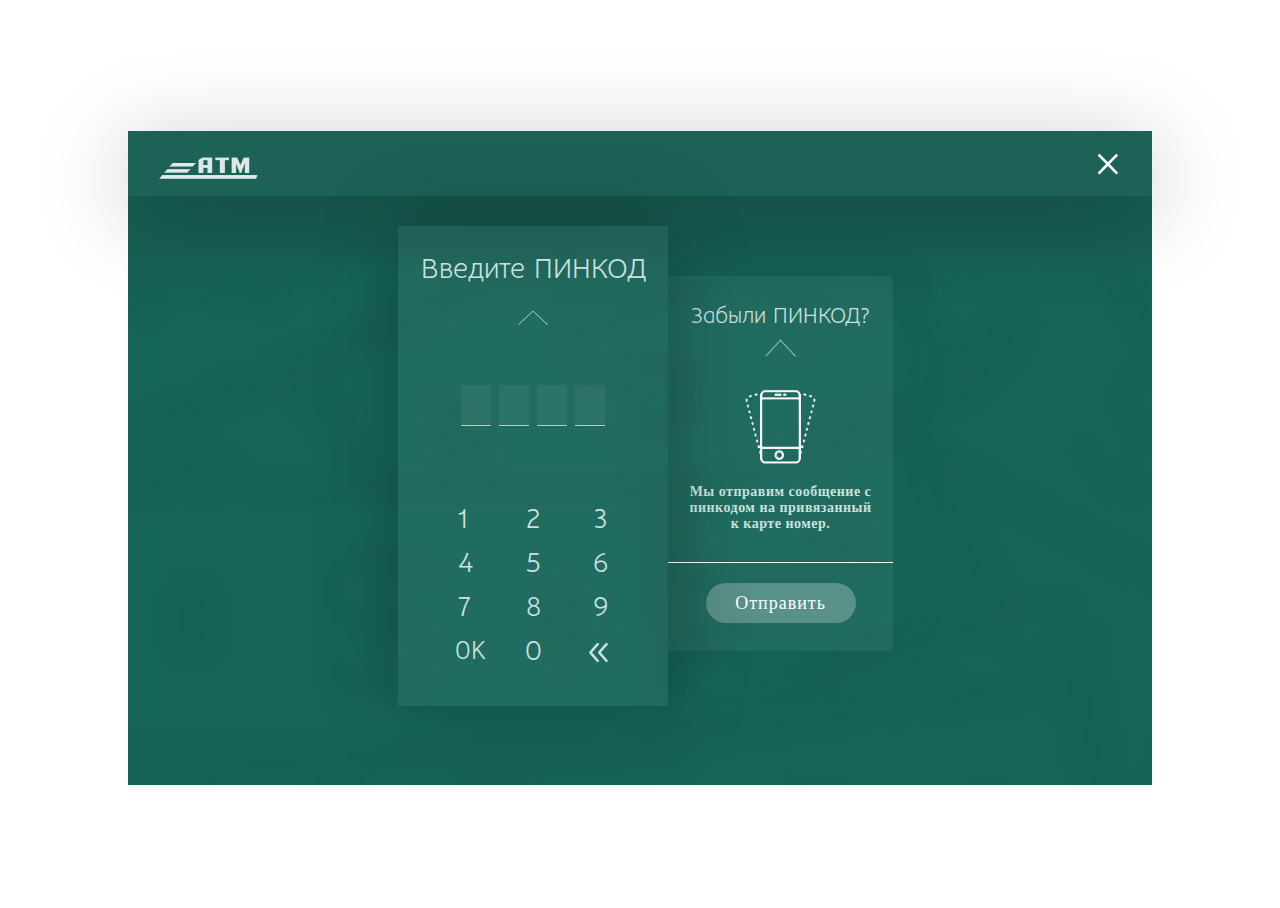
<file: index.html>
<!DOCTYPE html>
<html lang="ru" dir="ltr">
  <head>
    <meta charset="utf-8">
    <title>ATM</title>
    <link href='styles/variables.css' rel='stylesheet' type='text/css'>
    <link href='style.css' rel='stylesheet' type='text/css'>
  </head>
  <body>
    <div class="screen">
      <div class="screen__header">
        <img src="images/ATM.png">
        <div onclick="exit();">&#215;</div>
      </div>
      <div class="screen__body" id="ATM__body">
        <div class="last-operations__header">
          <div class="currency-block">
            <img src="images/aflag.png" class="currency-block__icon">
            <span class="currence-block__amount"><span id="money">1110.5</span> <span>$</span></span>
          </div>
          <div class="last-operations__title">
            <span>Последние операции</span>
            <div class="last-operations__beauty">
              <span></span>
              <img src="images/top-arrow.png">
              <span></span>
            </div>
          </div>
          <div class="current-card">
            <img src="images/chip.png" class="current-card__chip">
            <img src="images/card-logo.png" class="current-card__bank">
            <span class="card__number" id="card__number">1111 1111 1111 1111</span>
            <span class="owner-name" id="owner-name">name</span>
          </div>
        </div>
        <div class="last-operations__main">
          <div class="last-operations__card">
            <img src="images/cash.svg" class="last-operations__card__img">
            <span class="last-operations__sum" id="sumWindow1">-100<span class="currency__name" id="currencyPinWindow1">$</span></span>
            <span class="last-operations__time" id="timeWindow1">19:03</span>
            <span class="last-operations__name" id="sourseWindow1">Withdrawals from ATM</span>
          </div>
          <div class="last-operations__card">
            <img src="images/cash.svg" class="last-operations__card__img">
            <span class="last-operations__sum"id="sumWindow2">+200<span class="currency__name" id="currencyPinWindow2">$</span></span>
            <span class="last-operations__time" id="timeWindow2">19:00</span>
            <span class="last-operations__name" id="sourseWindow2">Deposit from ATM</span>
          </div>
          <div class="last-operations__card">
            <img src="images/cash.svg" class="last-operations__card__img">
            <span class="last-operations__sum" id="sumWindow3">-1000<span class="currency__name"  id="currencyPinWindow3">$</span></span>
            <span class="last-operations__time" id="timeWindow3">18:43</span>
            <span class="last-operations__name"  id="sourseWindow3">Withdrawals from ATM</span>
          </div>
          <div class="last-operations__card">
            <img src="images/cash.svg" class="last-operations__card__img">
            <span class="last-operations__sum" id="sumWindow4" >-10<spam class="currency__name"  id="currencyPinWindow4">$</span></span>
            <span class="last-operations__time" id="timeWindow4">18:03</span>
            <span class="last-operations__name" id="sourseWindow4">Withdrawals from ATM</span>
          </div>
        </div>
        <a href="#" class="conclusion button" onclick="toPinpad()">Вывод</a>
        <a href="#" class="replenishment button" onclick="toPinpad()">Пополнение</a>
        <a href="#" class="contribution button" onclick="toPinpad()">Вклады</a>
        <a href="#" class="transfer button" onclick="toPinpad()">Перевод</a>
      </div>
      <div class="screen__body" id="pinpad__body">
        <div class="screen__pin-panel" id="screen-panel">
          <div class="wrong" id="wrong">
            Неправильный пароль
          </div>
          <div class="locked" id="locked">
            Карта заблокирована
          </div>
          <div class="screen__pin-panel__title">Введите ПИНКОД</div>
          <img src="images/top-arrow.png" class="arrow">
          <div class="screen__input">
            <input type="text" maxlength="1" onkeypress='validate(event)' class="screen__cell" id="screen__cell--1">
            <input type="text" maxlength="1" onkeypress='validate(event)' class="screen__cell" id="screen__cell--2">
            <input type="text" maxlength="1" onkeypress='validate(event)' class="screen__cell" id="screen__cell--3">
            <input type="text" maxlength="1" onkeypress='validate(event)' class="screen__cell" id="screen__cell--4">
            <!-- <input type="text" onkeypress='validate(event)' maxlength="4" class="screen__cell__input" id="screen__cell__input"> -->
          </div>
          <div class="screen__buttons">
            <div class="screen__button screen__button__column--1" id="screen__button--1">1</div>
            <div class="screen__button screen__button__column--2" id="screen__button--2">2</div>
            <div class="screen__button screen__button__column--3" id="screen__button--3">3</div>
            <div class="screen__button screen__button__column--1" id="screen__button--4">4</div>
            <div class="screen__button screen__button__column--2" id="screen__button--5">5</div>
            <div class="screen__button screen__button__column--3" id="screen__button--6">6</div>
            <div class="screen__button screen__button__column--1" id="screen__button--7">7</div>
            <div class="screen__button screen__button__column--2" id="screen__button--8">8</div>
            <div class="screen__button screen__button__column--3" id="screen__button--9">9</div>
            <div src="images/login.svg" class="screen__ok" id="ok">0K</div>
            <div class="screen__button screen__button__column--2" id="screen__button--0">0</div>
            <img src="images/double-arrow-left.svg" class="screen__button screen__button__column--3" id="screen__button__arrow">
          </div>
        </div>
        <div class="screen__forgot">
          <div class="screen__forgot__title">Забыли ПИНКОД?</div>
          <img src="images/phone.png" class="screen__forgot__phone">
          <div class="screen__forgot__text">Мы отправим сообщение с пинкодом на привязанный к карте номер.</div>
          <div class="line--white"></div>
          <form class="" action="index.html" method="post">
            <button type="button" name="button" class="screen__forgot__button">Отправить</button>
          </form>
        </div>
      </div>
    </div>
    <script src="main.js" charset="utf-8"></script>
  </body>
</html>
</file>
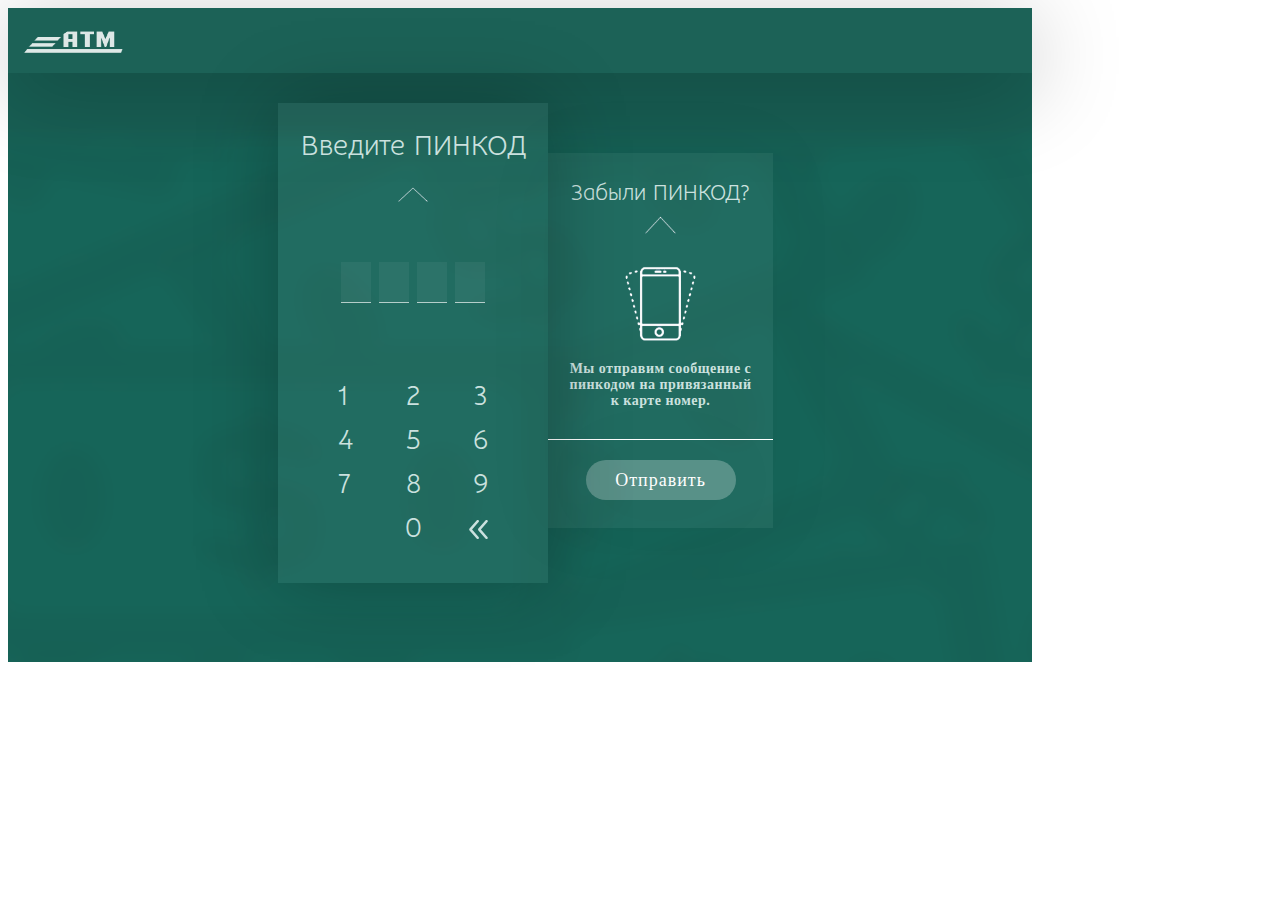
<file: pin_pad/index.html>
<!DOCTYPE html>
<html lang="ru" dir ="ltr">
  <head>
    <meta charset="utf-8">
    <title>Pin-pad</title>
    <link href='../styles/variables.css' rel='stylesheet' type='text/css'>
    <link href='style.css' rel='stylesheet' type='text/css'>
  </head>
  <body>
    <div class="screen">
      <div class="screen__header">
        <img src="../images/ATM.png">
      </div>
      <div class="screen__body">
        <div class="screen__pin-panel">
          <div class="screen__pin-panel__title">Введите ПИНКОД</div>
          <img src="../images/top-arrow.png" class="arrow">
          <div class="screen__input">
            <input type="text" maxlength="1" onkeypress='validate(event)' class="screen__cell" id="screen__cell--1">
            <input type="text" maxlength="1" onkeypress='validate(event)' class="screen__cell" id="screen__cell--2">
            <input type="text" maxlength="1" onkeypress='validate(event)' class="screen__cell" id="screen__cell--3">
            <input type="text" maxlength="1" onkeypress='validate(event)' class="screen__cell" id="screen__cell--4">
            <!-- <input type="text" onkeypress='validate(event)' maxlength="4" class="screen__cell__input" id="screen__cell__input"> -->
          </div>
          <div class="screen__buttons">
            <div class="screen__button screen__button__column--1" id="screen__button--1">1</div>
            <div class="screen__button screen__button__column--2" id="screen__button--2">2</div>
            <div class="screen__button screen__button__column--3" id="screen__button--3">3</div>
            <div class="screen__button screen__button__column--1" id="screen__button--4">4</div>
            <div class="screen__button screen__button__column--2" id="screen__button--5">5</div>
            <div class="screen__button screen__button__column--3" id="screen__button--6">6</div>
            <div class="screen__button screen__button__column--1" id="screen__button--7">7</div>
            <div class="screen__button screen__button__column--2" id="screen__button--8">8</div>
            <div class="screen__button screen__button__column--3" id="screen__button--9">9</div>
            <div class="screen__button screen__button__column--2" id="screen__button--0">0</div>
            <img src="images/double-arrow-left.svg" class="screen__button screen__button__column--3" id="screen__button__arrow">
          </div>
        </div>
        <div class="screen__forgot">
          <div class="screen__forgot__title">Забыли ПИНКОД?</div>
          <img src="images/phone.png" class="screen__forgot__phone">
          <div class="screen__forgot__text">Мы отправим сообщение с пинкодом на привязанный к карте номер.</div>
          <div class="line--white"></div>
          <form class="" action="index.html" method="post">
            <button type="button" name="button" class="screen__forgot__button">Отправить</button>
          </form>
        </div>
      </div>
    </div>
    <script src="main.js" charset="utf-8"></script>
  </body>
</html>
</file>
<file: styles/variables.css>
:root {
  --text: #cbe1df;
}
</file>
<file: style.css>
html {
	height: 100%;
	overflow-y: hidden;
}

body {
	display: flex;
	justify-content: center;
	align-items: center;
	height: 100%;
}

.screen {
  display: flex;
  flex-direction: column;

  background-image: url("images/background.png");
  background-repeat: no-repeat;

  width: 1024px;
  height: 654px;
}

.screen__header {
  display: flex;
  justify-content: space-between;
  align-items: center;

  width: 100%;
  height: 65px;

  background-color: rgba(255, 255, 255, 0.02);

  box-shadow: 0px 15px 90px 0px rgba(0,0,0,0.25);
}

.screen__header > img {
  width: 100px;
  height: 30px;

  margin-left: 30px;

  align-self: center;
}

.screen__header > div {
  color: white;
  font-size: 50px;
  margin-right: 30px;
}

.screen__body {
  display: grid;
  grid-template-columns: repeat(3, 1fr);
}

.last-operations__header {
  display: flex;
  justify-content: space-between;
  z-index: 1;

  grid-row: 1;
  grid-column: 1 / 4;
  justify-self: center;

  margin-top: 30px;
  padding: 13px;

  background-color: rgba(255, 255, 255, 0.05);
  box-shadow: 0px 0px 75px 0px rgba(0,0,0,0.25);
  border-radius: 5px;
}

.currency-block {
  display: flex;
  position: relative;
  justify-content: center;
  align-items: center;

  background-blend-mode: multiply;
  background-image: url("images/aflag.png");
  background-position: left;
  background-repeat: no-repeat;
  background-size: cover;

  background-color: rgba(0, 0, 0, 0.4);
  border-radius: 5px;

  width: 180px;
  height: 110px;

  margin-right: 100px;
}

.currency-block__icon {
  position: absolute;
  top: 5px;
  left: 5px;

  width: 30px;
  height: 30px;
  border-radius: 50%;
}

.currence-block__amount {
  display: flex;
  align-items: center;
  justify-content: center;
  width: 100%;
  height: 100%;
  vertical-align: center;

  font-family: "Calibri";
  font-size: 40px;
  color: white;
}

.last-operations__title {
  display: flex;
  flex-direction: column;
  justify-content: flex-end;

  padding-left: 20px;
}

.last-operations__title>span {
  margin-bottom: 20px;

  color: white;
  font-family: "Calibri";
  font-size: 30px;
  letter-spacing: 0.8px;
  font-weight: lighter;
}

.last-operations__beauty {
  display: flex;
  flex-direction: row;
  align-items: center;
  justify-content: space-between;
}

.last-operations__beauty span {
  width: 90px;
  height: 2px;
  background-color: rgba(255, 255, 255, 0.3);
}

.last-operations__beauty img {
  transform: rotate(180deg);
  width: 30px;
  height: 17px;
}

.current-card {
  display: flex;
  flex-direction: column;
  justify-content: flex-start;
  align-items: flex-end;

  position: relative;
  
  background-color: white;

  border-radius: 5px;
  padding: 10px;

  width: 160px;
  height: 90px;

  margin-left: 100px;
}

.current-card__chip {
  position: absolute;
  top: 37px;
  left: 18px;

  width: 45px;
  height: 40px;
}

.current-card__bank {
  width: 90px;
  height: auto;
}

.button {
  display: flex;
  justify-content: center;
  align-items: center;
  width: 265px;

  margin-top: 40px;
  margin-bottom: 40px;

  background-color: rgba(255, 255, 255, 0.15);
  border-radius: 5px;
  box-shadow: 0px 0px 75px 0px rgba(0,0,0,0.15);

  color: white;
  font-family: "Calibri";
  font-size: 30px;
  letter-spacing: 0.8px;
  font-weight: lighter;
  text-decoration: none;
}

.card__number {
  display: block;
  margin-top: 40px;

  color: #45748d;
  font-weight: bold;
  font-family: "Calibri";
  font-size: 18px;
}

.conclusion {
  grid-row: 2;
  grid-column: 1 / 2;
  justify-self: end;

  margin-left: 20px;
}

.replenishment {
  grid-row: 3;
  grid-column: 1 / 2;
  justify-self: end;

  margin-left: 20px;
}

.contribution {
  grid-row: 2;
  grid-column: 3 / 4;
  justify-self: start;

  margin-right: 20px;
}

.transfer {
  grid-row: 3;
  grid-column: 3 / 4;
  justify-self: start;

  margin-right: 20px;
}

.last-operations__main {
  display: flex;
  flex-direction: column;
  justify-content: flex-start;
  align-items: center;
  z-index: 2;

  grid-row: 2 / 4;
  grid-column: 2 / 3;

  background-color: rgba(255, 255, 255, 0.05);
  box-shadow: 0px 0px 75px 0px rgba(0,0,0,0.25);
  border-radius: 0 0 5px 5px;

  margin-left: 20px;
  margin-right: 20px;

  padding: 10px;
  padding-top: 0;
}

.last-operations__card {
  display: grid;
  grid-template-columns: repeat(3, 1fr);
  justify-content: center;

  padding: 10px;
  padding-top: 5px;
  margin-bottom: 5px;

  width: 290px;
  background-color: rgba(0, 0, 0, 0.10);
  border-radius: 5px;
}

.last-operations__card__img {
  grid-column: 1 / 2;
  grid-row: 1 / 3;

  align-self: center;

  width: 30px;
  height: 40px;
}

.last-operations__sum {
  grid-column: 2 / 3;
  grid-row: 1;

  justify-self: center;

  font-family: "Calibri";
  font-size: 30px;
  letter-spacing: 0.8px;
}

.red {
  color: red;
}

.green {
  color: green;
}

.last-operations__time {
  grid-column: 3 / 4;
  grid-row: 1;

  align-self: end;
  justify-self: end;

  color: white;
  font-family: "Calibri";
  font-size: 18px;
  font-weight: 500;
}

.last-operations__name {
  grid-column: 2 / 4;
  grid-row: 2;
  justify-self: start;
  margin-left: -25px;

  color: white;
  font-family: "Calibri";
  font-size: 14px;
  letter-spacing: 0.8px;
  font-weight: 500;
}

.owner-name {
  color: #45748d;
  font-weight: bold;
  font-family: "Calibri";
  font-size: 18px;

  position: relative;
  top: -45px;
}

.screen__pin-panel {
  display: flex;
  flex-direction: column;
  align-items: center;
  z-index: 2;
  
  position: relative;

  width: 270px;
  height: 480px;

  margin-top: 30px;
  margin-left: 270px;

  background-color: rgba(255, 255, 255, 0.05);
  box-shadow: 0px 0px 75px 0px rgba(0,0,0,0.25);
}

.screen__pin-panel__title {
  margin-top: 30px;
  margin-bottom: 25px;

  color: var(--text);
  font-family: "no_name";
  font-size: 28px;
}

.arrow {
  display: block;

  width: 30px;
  height: 15px;

  margin-bottom: 60px;
}

.screen__input {
  display: grid;
  grid-template-columns: repeat(4, 30px);
  grid-column-gap: 8px;

  margin-bottom: 80px;
}

.screen__cell {
  width: 30px;
  height: 40px;

  padding: 0;

  border: none;
  outline: none;
  background: none;

  background-color: rgba(255, 255, 255, 0.05);
  border-bottom: 1px solid rgba(255, 255, 255, 0.65);

  text-align: center;
  color: transparent;
  text-shadow: 0 0 0 #cbe1df;
  font-family: "no_name";
  font-size: 28px;
  font-weight: 300;
}

.screen__buttons {
  display: grid;
  width: 150px;
  grid-template-columns: repeat(3, 1fr);
  grid-row-gap: 15px;
}

.screen__button {
  color: var(--text);
  font-family: "no_name";
  font-size: 28px;
  font-weight: 300;
}

.screen__button:hover,
.screen__button:focus,
.screen__button:active {
  cursor: pointer;
}

.screen__button__column--1 {
  justify-self: start;
}

.screen__button__column--2 {
  justify-self: center;
}

.screen__button__column--3 {
  justify-self: end;
}

#screen__button--0 {
  grid-column: 2 / 3;
}

#screen__button__arrow {
  grid-column: 3 / 4;
  width: 19px;
  height: 19px;
  align-self: center;
}

.screen__forgot {
  display: flex;
  flex-direction: column;
  justify-content: flex-start;
  align-items: center;
  z-index: 1;

  margin-top: 80px;
  padding-top: 30px;

  width: 225px;
  height: 345px;

  background-color: rgba(255, 255, 255, 0.05);
  box-shadow: 0px 0px 75px 0px rgba(0,0,0,0.05);
}

.screen__forgot__title {
  color: var(--text);
  font-family: "no_name";
  font-size: 22px;
}

.screen__forgot__phone {
  margin-top: 10px;
  height: 125px;
}

.screen__forgot__text {
  max-width: 185px;
  margin-top: 20px;

  text-align: center;
  color: var(--text);
  font-family: "Calibri";
  font-weight: bold;
  font-size: 14px;
  letter-spacing: 0.5px;
}

.line--white {
  width: 100%;
  height: 1px;
  background-color: white;
}

.screen__forgot .line--white {
  margin-top: 30px;
}

.screen__forgot__button {
  margin-top: 20px;

  width: 150px;
  height: 40px;

  outline: none;
  border: none;

  border-radius: 20px;

  background-color: rgba(255, 255, 255, 0.25);
  box-shadow: 0px 0px 75px 0px rgba(0,0,0,0.05);

  text-align: center;
  color: white;
  font-family: "Calibri";
  font-size: 18px;
  letter-spacing: 1px;
}

.fs-25 {
  font-size: 25px;
}

.fs-40 {
  font-size: 40px;
}

.wrong {
  display: none;
  position: absolute;
  top: 119px;
  left: 42px;

  text-align: center;
  color: #660000;
  font-family: no_name;
  font-size: 18px;
  font-weight: bold;
}

.wrong.open {
  display: block;
}

.locked {
  display: none;
  position: absolute;
  top: 119px;
  left: 43px;

  text-align: center;
  color: #660000;
  font-family: no_name;
  font-size: 18px;
  font-weight: bold;
}

.locked.open {
  display: block;
}

.red-b {
  border-bottom: #660000;
  text-shadow: 0 0 0 #660000;
  border-bottom: 2px solid rgba(120, 0, 0, 0.65);
}

.red-s {
  box-shadow: 0px 0px 75px 0px rgba(120,0,0,0.5);
}

.screen__ok {
  color: var(--text);
  font-family: "no_name";
  font-size: 26px;
  margin-left: -3px;
  margin-bottom: 1px;
  vertical-align: bottom;
  align-self: end;

  cursor: pointer;
}

@font-face {
    font-family: "no_name";
    src: url(fonts/no-name.otf);
}

#pinpad__body {
  display: grid;
}

#pinpad__body.pinpadOff {
  display: none;
}

#ATM__body {
  display: none;
}

#ATM__body.atmOn {
  display: grid;
}
</file>
<file: pin_pad/style.css>
.screen {
  display: flex;
  flex-direction: column;

  background-image: url("../images/background.png");
  background-repeat: no-repeat;

  width: 1024px;
  height: 654px;
}

.screen__header {
  display: flex;

  width: 100%;
  height: 65px;

  background-color: rgba(255, 255, 255, 0.02);

  box-shadow: 0px 15px 90px 0px rgba(0,0,0,0.25);
}

.screen__header > img {
  width: 100px;
  height: 30px;

  margin-top: 15px;
  margin-left: 15px;
}

.screen__body {
  display: flex;
}

.screen__pin-panel {
  display: flex;
  flex-direction: column;
  align-items: center;
  z-index: 2;

  width: 270px;
  height: 480px;

  margin-top: 30px;
  margin-left: 270px;

  background-color: rgba(255, 255, 255, 0.05);
  box-shadow: 0px 0px 75px 0px rgba(0,0,0,0.25);
}

.screen__pin-panel__title {
  margin-top: 30px;
  margin-bottom: 25px;

  color: var(--text);
  font-family: "no_name";
  font-size: 28px;
}

.arrow {
  display: block;

  width: 30px;
  height: 15px;

  margin-bottom: 60px;
}

.screen__input {
  display: grid;
  grid-template-columns: repeat(4, 30px);
  grid-column-gap: 8px;

  margin-bottom: 80px;
}

.screen__cell {
  width: 30px;
  height: 40px;

  padding: 0;

  border: none;
  outline: none;
  background: none;

  background-color: rgba(255, 255, 255, 0.05);
  border-bottom: 1px solid rgba(255, 255, 255, 0.65);

  text-align: center;
  color: transparent;
  text-shadow: 0 0 0 #cbe1df;
  font-family: "no_name";
  font-size: 28px;
  font-weight: 300;
}

.screen__buttons {
  display: grid;
  width: 150px;
  grid-template-columns: repeat(3, 1fr);
  grid-row-gap: 15px;
}

.screen__button {
  color: var(--text);
  font-family: "no_name";
  font-size: 28px;
  font-weight: 300;
}

.screen__button:hover,
.screen__button:focus,
.screen__button:active {
  cursor: pointer;
}

.screen__button__column--1 {
  justify-self: start;
}

.screen__button__column--2 {
  justify-self: center;
}

.screen__button__column--3 {
  justify-self: end;
}

#screen__button--0 {
  grid-column: 2 / 3;
}

#screen__button__arrow {
  grid-column: 3 / 4;
  width: 19px;
  height: 19px;
  align-self: center;
}

.screen__forgot {
  display: flex;
  flex-direction: column;
  justify-content: flex-start;
  align-items: center;
  z-index: 1;

  margin-top: 80px;
  padding-top: 30px;

  width: 225px;
  height: 345px;

  background-color: rgba(255, 255, 255, 0.05);
  box-shadow: 0px 0px 75px 0px rgba(0,0,0,0.05);
}

.screen__forgot__title {
  color: var(--text);
  font-family: "no_name";
  font-size: 22px;
}

.screen__forgot__phone {
  margin-top: 10px;
  height: 125px;
}

.screen__forgot__text {
  max-width: 185px;
  margin-top: 20px;

  text-align: center;
  color: var(--text);
  font-family: "Calibri";
  font-weight: bold;
  font-size: 14px;
  letter-spacing: 0.5px;
}

.line--white {
  width: 100%;
  height: 1px;
  background-color: white;
}

.screen__forgot .line--white {
  margin-top: 30px;
}

.screen__forgot__button {
  margin-top: 20px;

  width: 150px;
  height: 40px;

  outline: none;
  border: none;

  border-radius: 20px;

  background-color: rgba(255, 255, 255, 0.25);
  box-shadow: 0px 0px 75px 0px rgba(0,0,0,0.05);

  text-align: center;
  color: white;
  font-family: "Calibri";
  font-size: 18px;
  letter-spacing: 1px;
}

@font-face {
    font-family: "no_name";
    src: url(../fonts/no-name.otf);
}
</file>
